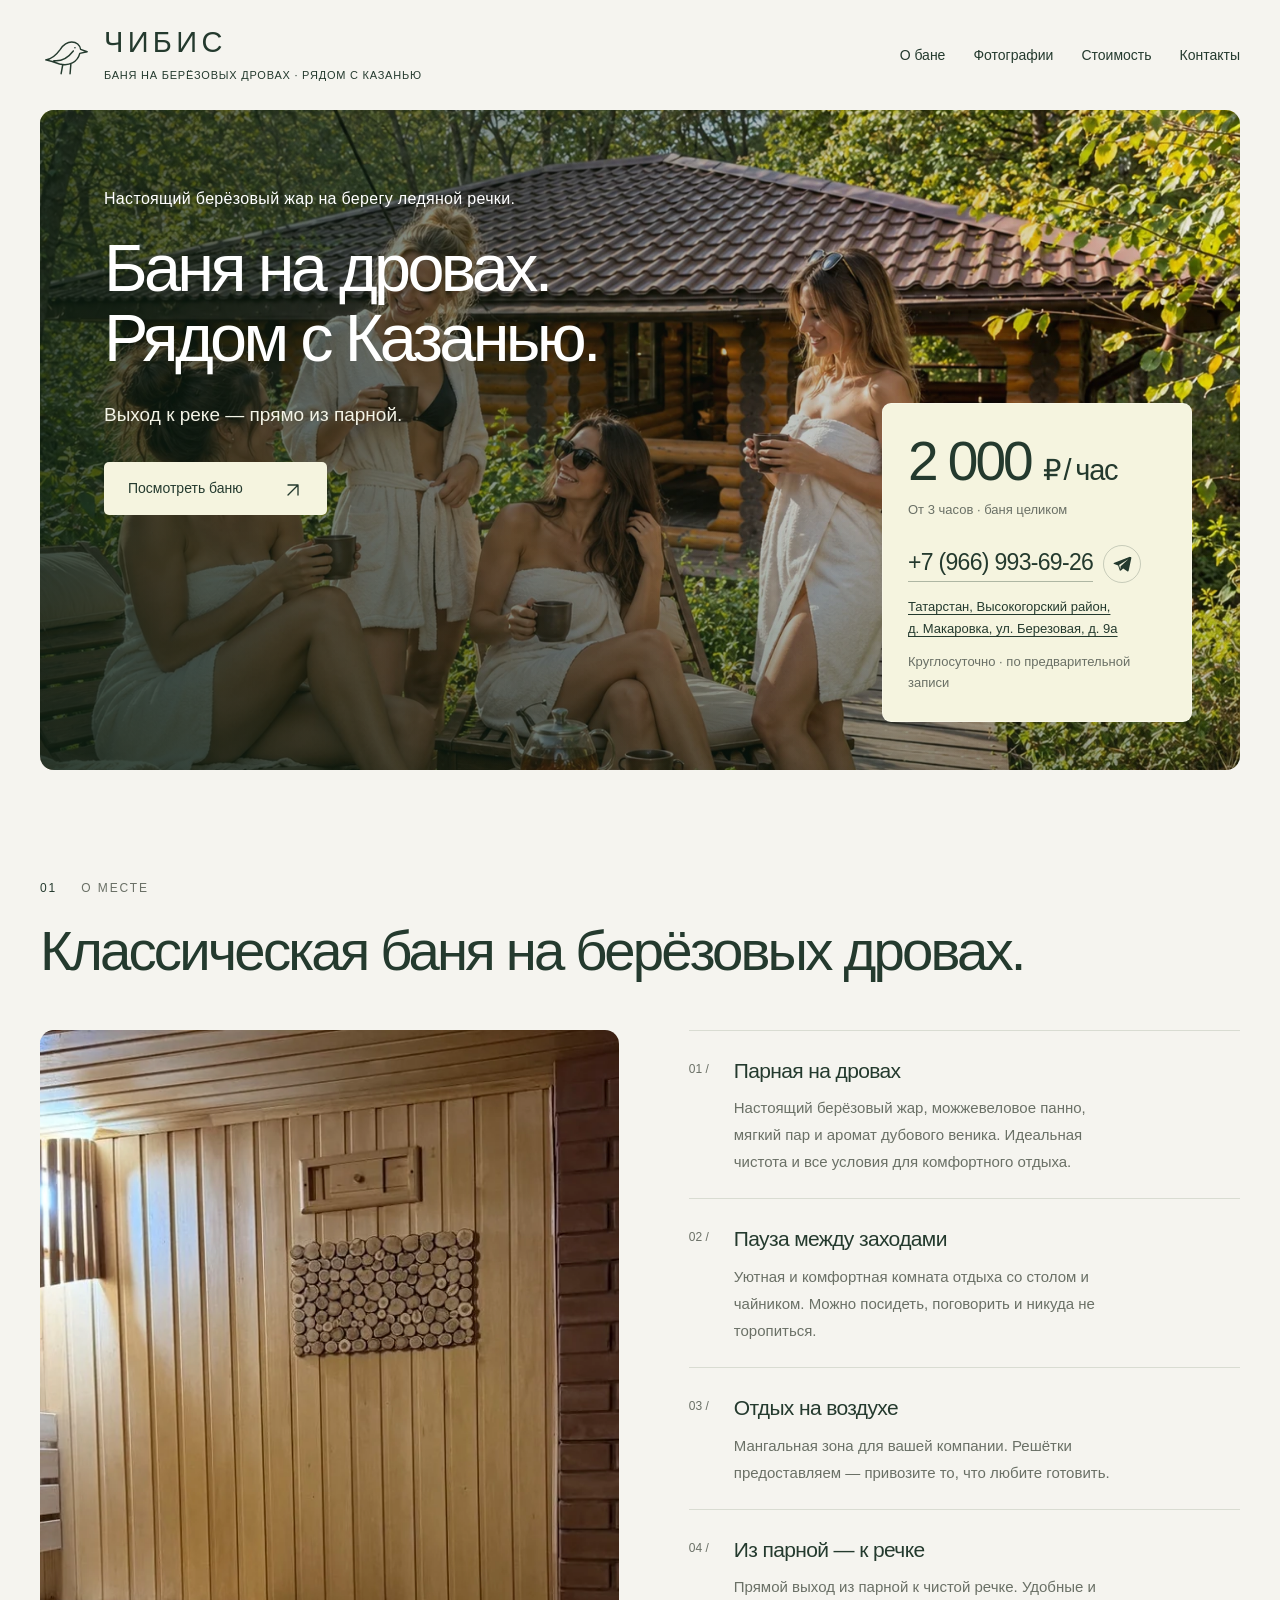
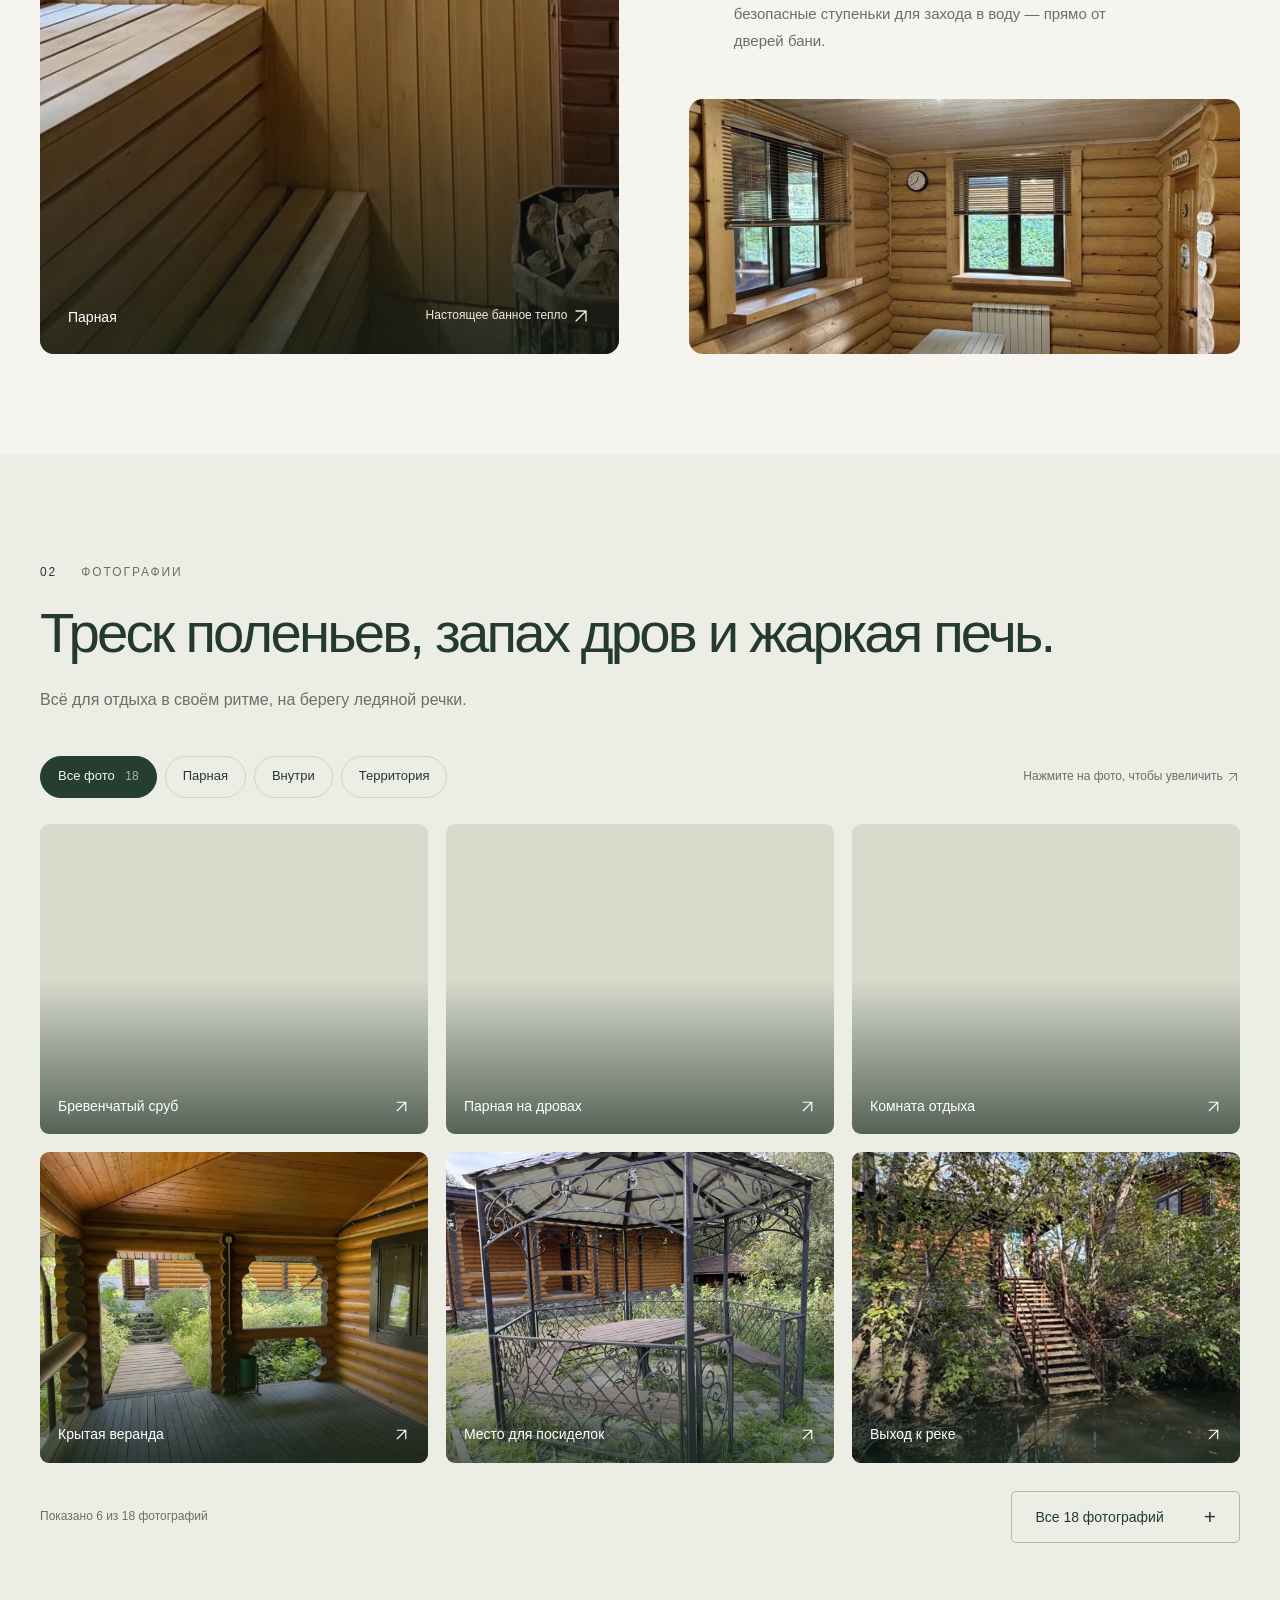
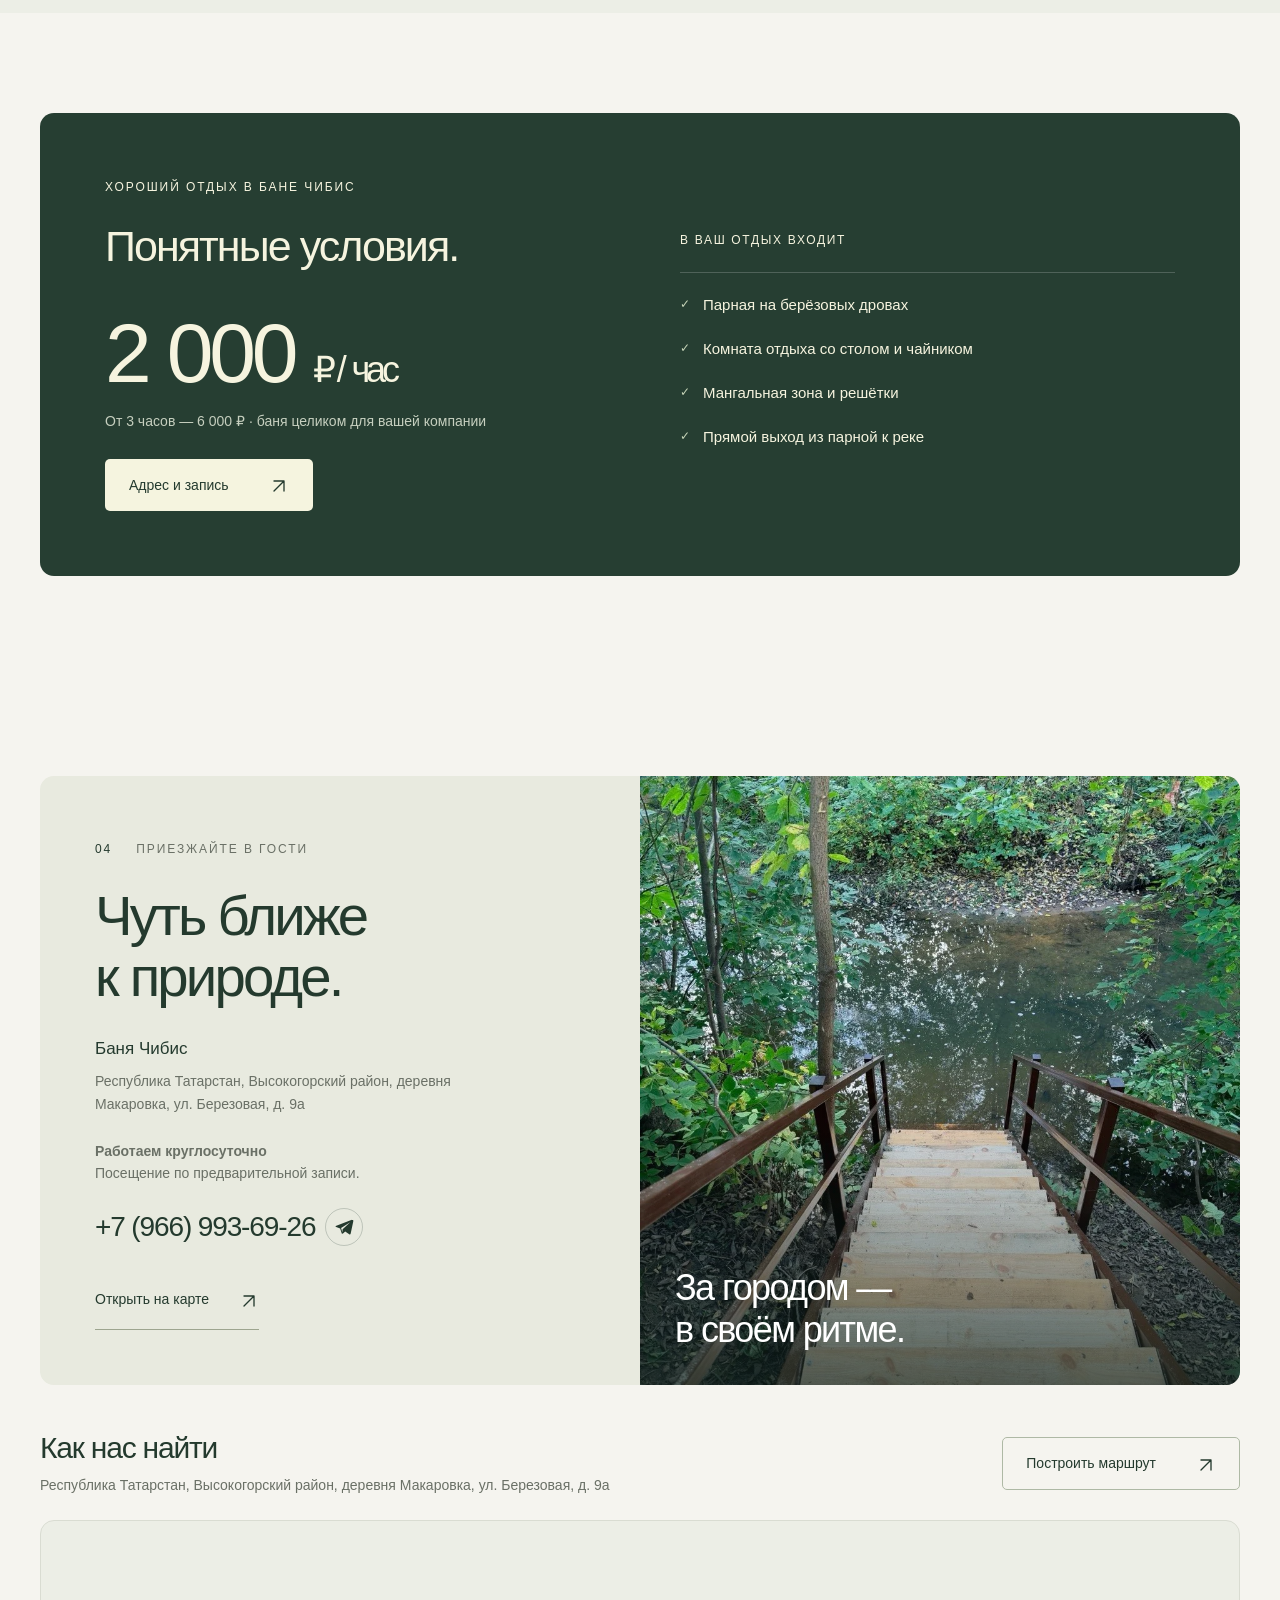
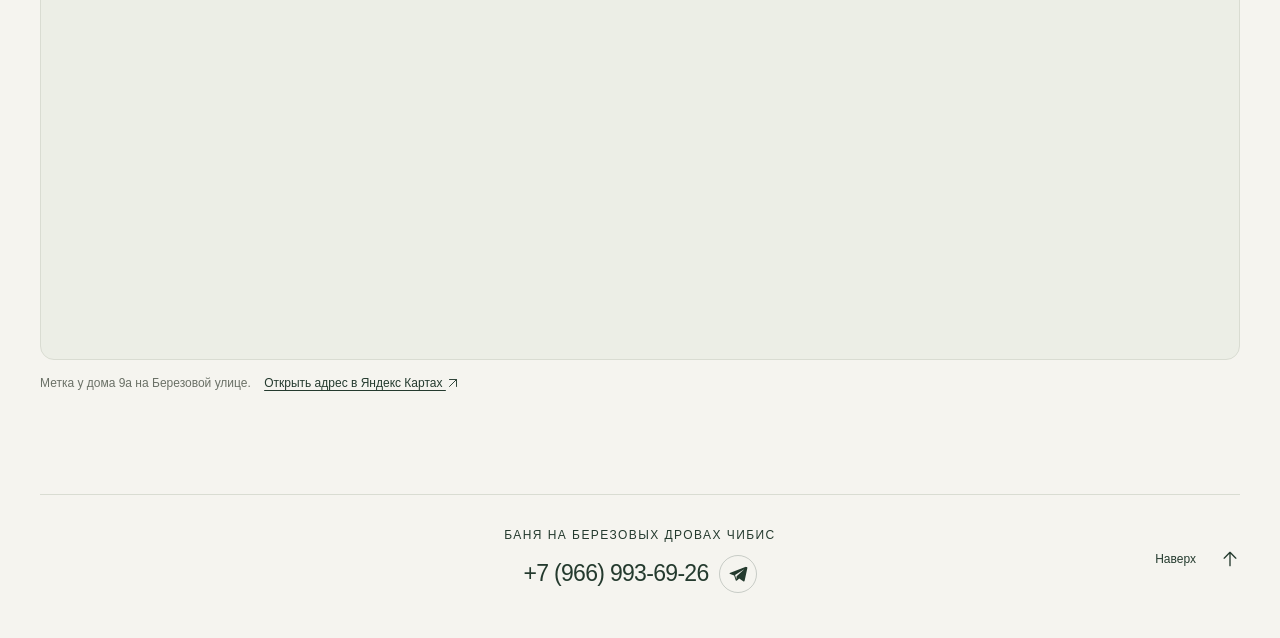
<file: index.html>
<!doctype html>
<html lang="ru" class="no-js">
<head>
  <!-- Yandex.Metrika counter -->
<script type="text/javascript">
    (function(m,e,t,r,i,k,a){
        m[i]=m[i]||function(){(m[i].a=m[i].a||[]).push(arguments)};
        m[i].l=1*new Date();
        for (var j = 0; j < document.scripts.length; j++) {if (document.scripts[j].src === r) { return; }}
        k=e.createElement(t),a=e.getElementsByTagName(t)[0],k.async=1,k.src=r,a.parentNode.insertBefore(k,a)
    })(window, document,'script','https://mc.yandex.ru/metrika/tag.js?id=113839866', 'ym');

    ym(113839866, 'init', {ssr:true, webvisor:true, clickmap:true, ecommerce:"dataLayer", referrer: document.referrer, url: location.href, accurateTrackBounce:true, trackLinks:true});
</script>
<noscript><div><img src="https://mc.yandex.ru/watch/113839866" style="position:absolute; left:-9999px;" alt="" /></div></noscript>
<!-- /Yandex.Metrika counter -->
  <meta charset="utf-8">
  <meta name="viewport" content="width=device-width, initial-scale=1">
  <title>Баня Чибис в Макаровке — баня на дровах рядом с Казанью</title>
  <meta name="description" content="Баня Чибис на берёзовых дровах в Макаровке рядом с Казанью: 2 000 ₽/час. Прямой выход из парной к реке. Круглосуточно, по записи. От 3 часов.">
  <meta name="robots" content="index, follow, max-image-preview:large">
  <meta name="theme-color" content="#f5f4ef">
  <meta property="og:type" content="website">
  <meta property="og:locale" content="ru_RU">
  <meta property="og:site_name" content="Баня Чибис">
  <meta property="og:title" content="Баня Чибис — ближе к природе, подальше от суеты">
  <meta property="og:description" content="Настоящий берёзовый жар на берегу ледяной речки. Выход к реке прямо из парной. 2 000 ₽/час, круглосуточно по записи. От 3 часов.">
  <meta name="twitter:card" content="summary_large_image">
  <!-- SEO-URL-START --><!-- SEO-URL-END -->
  <link rel="icon" href="assets/favicon.svg" type="image/svg+xml">
  <link rel="stylesheet" href="assets/style.css">
  <link rel="preload" as="image" href="assets/photos/07.webp" fetchpriority="high">
  <script src="assets/app.js" defer></script>
  <!-- SCHEMA-START -->
  <script type="application/ld+json">[{"@context": "https://schema.org", "@type": "LocalBusiness", "name": "Баня Чибис", "description": "Баня на берёзовых дровах в Макаровке рядом с Казанью. Прямой выход из парной к реке. 2 000 ₽ в час, от 3 часов.", "address": {"@type": "PostalAddress", "addressCountry": "RU", "addressRegion": "Республика Татарстан", "addressLocality": "деревня Макаровка, Семиозерское сельское поселение, Высокогорский район", "streetAddress": "Республика Татарстан, Высокогорский район, деревня Макаровка, ул. Березовая, д. 9а"}, "priceRange": "2 000 ₽/час, от 3 часов", "openingHoursSpecification": {"@type": "OpeningHoursSpecification", "dayOfWeek": ["Monday", "Tuesday", "Wednesday", "Thursday", "Friday", "Saturday", "Sunday"], "opens": "00:00", "closes": "23:59"}, "makesOffer": {"@type": "Offer", "price": "6000", "priceCurrency": "RUB", "itemOffered": {"@type": "Service", "name": "Аренда бани целиком на 3 часа", "description": "Парная, комната отдыха, мангальная зона и прямой выход к реке. 2 000 ₽ в час, минимум 3 часа."}}, "telephone": "+79669936926", "hasMap": "https://yandex.ru/maps/11119/republic-of-tatarstan/house/beryozovaya_ulitsa_9a/YEAYdwRoSEwBQFtvfXVweH9jYg==/", "geo": {"@type": "GeoCoordinates", "latitude": 55.919306, "longitude": 49.138196}}]</script>
  <!-- SCHEMA-END -->
</head>
<body>
  <a class="skip-link" href="#main">Перейти к содержимому</a>
  <header class="header wrap">
    <a class="brand" href="#" aria-label="Баня Чибис — главная">
      <svg class="brand-bird" viewBox="0 0 64 64" aria-hidden="true"><path d="M7 38c8-1 13-6 18-13 4-6 8-9 14-9 6 0 10 4 11 9l8 3-9 2c-3 11-13 16-25 13l-9-3-8-2Zm10 1c8 1 17-3 24-12M28 44l-2 11m12-12-1 12"/><circle cx="43" cy="23" r="1" fill="currentColor" stroke="none"/></svg>
      <span><span class="brand-name">ЧИБИС</span><span class="brand-caption">БАНЯ НА БЕРЁЗОВЫХ ДРОВАХ · РЯДОМ С КАЗАНЬЮ</span></span>
    </a>
    <nav class="nav" id="navigation" aria-label="Основная навигация">
      <a href="#about">О бане</a><a href="#gallery">Фотографии</a><a href="#price">Стоимость</a><a href="#contacts">Контакты</a>
    </nav>
    <!-- HEADER-CONTACT-START --><!-- HEADER-CONTACT-END -->
    <button class="menu-toggle" type="button" aria-label="Открыть меню" aria-controls="navigation" aria-expanded="false"><span></span><span></span></button>
  </header>

  <main id="main">
    <section class="hero wrap" aria-labelledby="hero-title">
      <div class="hero-frame">
        <img class="hero-image" src="assets/photos/07.webp" width="1280" height="960" alt="Бревенчатая баня Чибис среди деревьев в Макаровке" fetchpriority="high">
        <div class="hero-shade"></div>
        <div class="hero-content">
          <p class="eyebrow">Настоящий берёзовый жар на берегу ледяной речки.</p>
          <h1 id="hero-title"><span>Баня на дровах.</span> <span>Рядом с Казанью.</span></h1>
          <p class="hero-description">Выход к реке — прямо из парной.</p>
          <div class="hero-booking"><p class="hero-rate"><strong>2 000 <span>₽<span class="rate-slash">/</span>час</span></strong><small>От 3 часов · баня целиком</small></p><!-- HERO-CONTACT-START --><div class="phone-row hero-phone-row"><a class="hero-phone" href="tel:+79669936926">+7 (966) 993-69-26</a><a class="telegram-link" href="https://t.me/+79669936926" target="_blank" rel="noopener noreferrer" aria-label="Написать в Telegram на +7 (966) 993-69-26" title="Написать в Telegram"><svg viewBox="0 0 24 24" fill="currentColor" aria-hidden="true" focusable="false"><path d="M20.6 4.1 3.7 10.6c-1.2.5-1.2 1.2-.2 1.5l4.3 1.4 1.6 5c.2.6.1.8.8.8.5 0 .7-.2 1-.5l2.1-2 4.4 3.2c.8.5 1.4.2 1.6-.8l2.8-13.3c.3-1.2-.4-1.8-1.5-1.3Zm-2.1 3.1-8 7.2-.3 3.4-1.4-4.7 9.1-5.7c.4-.3.8-.1.6-.2Z"/></svg></a></div><a class="hero-address" href="#map-title"><span>Татарстан, Высокогорский район,</span><br><span>д. Макаровка, ул. Березовая, д. 9а</span></a><p class="hero-schedule">Круглосуточно · по предварительной записи</p><!-- HERO-CONTACT-END --></div>
          <a class="button button-cream" href="#gallery">Посмотреть баню <span aria-hidden="true"><svg class="icon icon-arrow" viewBox="0 0 24 24" fill="none" stroke="currentColor" stroke-width="1.6" stroke-linecap="round" stroke-linejoin="round" aria-hidden="true" focusable="false"><path d="M6 18 18 6M6 6h12v12"/></svg></span></a>
        </div>
      </div>
    </section>

    <section class="section wrap" id="about" aria-labelledby="about-title">
      <div class="section-heading">
        <p class="eyebrow section-label"><span>01</span> О МЕСТЕ</p>
        <div><h2 id="about-title">Классическая баня на берёзовых дровах.</h2></div>
      </div>
      <div class="about-grid">
        <figure class="steam-photo"><img src="assets/photos/03.webp" width="1280" height="960" loading="lazy" decoding="async" alt="Деревянные полки и дровяная печь в парной бани Чибис"><figcaption><span>Парная</span><span>Настоящее банное тепло <svg class="icon icon-arrow" viewBox="0 0 24 24" fill="none" stroke="currentColor" stroke-width="1.6" stroke-linecap="round" stroke-linejoin="round" aria-hidden="true" focusable="false"><path d="M6 18 18 6M6 6h12v12"/></svg></span></figcaption></figure>
        <div class="about-details">
          <div class="feature"><span class="feature-number">01 /</span><div><h3>Парная на дровах</h3><p>Настоящий берёзовый жар, можжевеловое панно, мягкий пар и аромат дубового веника. Идеальная чистота и все условия для комфортного отдыха.</p></div></div>
          <div class="feature"><span class="feature-number">02 /</span><div><h3>Пауза между заходами</h3><p>Уютная и комфортная комната отдыха со столом и чайником. Можно посидеть, поговорить и никуда не торопиться.</p></div></div>
          <div class="feature"><span class="feature-number">03 /</span><div><h3>Отдых на воздухе</h3><p>Мангальная зона для вашей компании. Решётки предоставляем — привозите то, что любите готовить.</p></div></div>
          <div class="feature"><span class="feature-number">04 /</span><div><h3>Из парной — к речке</h3><p>Прямой выход из парной к чистой речке. Удобные и безопасные ступеньки для захода в воду — прямо от дверей бани.</p></div></div>
          <img class="rest-photo" src="assets/photos/09.webp" width="1280" height="960" loading="lazy" decoding="async" alt="Комната отдыха в срубе: деревянный стол и скамейки у окон">
        </div>
      </div>
    </section>

    <section class="gallery-section section" id="gallery" aria-labelledby="gallery-title">
      <div class="wrap">
        <div class="gallery-heading"><div><p class="eyebrow section-label"><span>02</span> ФОТОГРАФИИ</p><h2 id="gallery-title">Треск поленьев, запах дров и жаркая печь.</h2><p class="heading-description gallery-description">Всё для отдыха в своём ритме, на берегу ледяной речки.</p></div></div>
        <div class="gallery-toolbar"><div class="filters" role="group" aria-label="Фильтр фотографий"><button type="button" class="filter active" data-filter="all" aria-pressed="true">Все фото <span>18</span></button><button type="button" class="filter" data-filter="steam" aria-pressed="false">Парная</button><button type="button" class="filter" data-filter="inside" aria-pressed="false">Внутри</button><button type="button" class="filter" data-filter="outside" aria-pressed="false">Территория</button></div><span class="gallery-hint">Нажмите на фото, чтобы увеличить <svg class="icon icon-arrow" viewBox="0 0 24 24" fill="none" stroke="currentColor" stroke-width="1.6" stroke-linecap="round" stroke-linejoin="round" aria-hidden="true" focusable="false"><path d="M6 18 18 6M6 6h12v12"/></svg></span></div>
        <div class="photo-grid" id="photo-grid">
          <!-- GALLERY-START -->
<a class="photo" href="assets/photos/07.webp" data-category="outside" data-caption="Бревенчатый сруб" aria-label="Увеличить фото: Бревенчатый сруб"><img src="assets/photos/07-small.webp" srcset="assets/photos/07-small.webp 640w, assets/photos/07.webp 1280w" sizes="(max-width:560px) 46vw, (max-width:800px) 47vw, 31vw" width="1280" height="960" loading="lazy" decoding="async" alt="Баня Чибис: деревянный сруб с крытой верандой среди деревьев"><span class="photo-caption">Бревенчатый сруб<span aria-hidden="true"><svg class="icon icon-arrow" viewBox="0 0 24 24" fill="none" stroke="currentColor" stroke-width="1.6" stroke-linecap="round" stroke-linejoin="round" aria-hidden="true" focusable="false"><path d="M6 18 18 6M6 6h12v12"/></svg></span></span></a>
<a class="photo" href="assets/photos/03.webp" data-category="steam" data-caption="Парная на дровах" aria-label="Увеличить фото: Парная на дровах"><img src="assets/photos/03-small.webp" srcset="assets/photos/03-small.webp 640w, assets/photos/03.webp 1280w" sizes="(max-width:560px) 46vw, (max-width:800px) 47vw, 31vw" width="1280" height="960" loading="lazy" decoding="async" alt="Деревянные полки и дровяная печь в парной бани Чибис"><span class="photo-caption">Парная на дровах<span aria-hidden="true"><svg class="icon icon-arrow" viewBox="0 0 24 24" fill="none" stroke="currentColor" stroke-width="1.6" stroke-linecap="round" stroke-linejoin="round" aria-hidden="true" focusable="false"><path d="M6 18 18 6M6 6h12v12"/></svg></span></span></a>
<a class="photo" href="assets/photos/09.webp" data-category="inside" data-caption="Комната отдыха" aria-label="Увеличить фото: Комната отдыха"><img src="assets/photos/09-small.webp" srcset="assets/photos/09-small.webp 640w, assets/photos/09.webp 1280w" sizes="(max-width:560px) 46vw, (max-width:800px) 47vw, 31vw" width="1280" height="960" loading="lazy" decoding="async" alt="Комната отдыха со столом и скамейками в бревенчатом срубе"><span class="photo-caption">Комната отдыха<span aria-hidden="true"><svg class="icon icon-arrow" viewBox="0 0 24 24" fill="none" stroke="currentColor" stroke-width="1.6" stroke-linecap="round" stroke-linejoin="round" aria-hidden="true" focusable="false"><path d="M6 18 18 6M6 6h12v12"/></svg></span></span></a>
<a class="photo" href="assets/photos/08.webp" data-category="outside" data-caption="Крытая веранда" aria-label="Увеличить фото: Крытая веранда"><img src="assets/photos/08-small.webp" srcset="assets/photos/08-small.webp 640w, assets/photos/08.webp 1280w" sizes="(max-width:560px) 46vw, (max-width:800px) 47vw, 31vw" width="1280" height="960" loading="lazy" decoding="async" alt="Крытая веранда бани Чибис и деревянная дорожка"><span class="photo-caption">Крытая веранда<span aria-hidden="true"><svg class="icon icon-arrow" viewBox="0 0 24 24" fill="none" stroke="currentColor" stroke-width="1.6" stroke-linecap="round" stroke-linejoin="round" aria-hidden="true" focusable="false"><path d="M6 18 18 6M6 6h12v12"/></svg></span></span></a>
<a class="photo" href="assets/photos/01.webp" data-category="outside" data-caption="Место для посиделок" aria-label="Увеличить фото: Место для посиделок"><img src="assets/photos/01-small.webp" srcset="assets/photos/01-small.webp 640w, assets/photos/01.webp 1280w" sizes="(max-width:560px) 46vw, (max-width:800px) 47vw, 31vw" width="1280" height="960" loading="lazy" decoding="async" alt="Беседка со столом и скамейками на территории бани"><span class="photo-caption">Место для посиделок<span aria-hidden="true"><svg class="icon icon-arrow" viewBox="0 0 24 24" fill="none" stroke="currentColor" stroke-width="1.6" stroke-linecap="round" stroke-linejoin="round" aria-hidden="true" focusable="false"><path d="M6 18 18 6M6 6h12v12"/></svg></span></span></a>
<a class="photo" href="assets/photos/16.webp" data-category="outside" data-caption="Выход к реке" aria-label="Увеличить фото: Выход к реке"><img src="assets/photos/16-small.webp" srcset="assets/photos/16-small.webp 480w, assets/photos/16.webp 960w" sizes="(max-width:560px) 46vw, (max-width:800px) 47vw, 31vw" width="960" height="1280" loading="lazy" decoding="async" alt="Речка и спуск к воде на территории бани Чибис"><span class="photo-caption">Выход к реке<span aria-hidden="true"><svg class="icon icon-arrow" viewBox="0 0 24 24" fill="none" stroke="currentColor" stroke-width="1.6" stroke-linecap="round" stroke-linejoin="round" aria-hidden="true" focusable="false"><path d="M6 18 18 6M6 6h12v12"/></svg></span></span></a>
<a class="photo photo-extra" href="assets/photos/02.webp" data-category="steam" data-caption="Тепло парной" aria-label="Увеличить фото: Тепло парной"><img src="assets/photos/02-small.webp" srcset="assets/photos/02-small.webp 640w, assets/photos/02.webp 1280w" sizes="(max-width:560px) 46vw, (max-width:800px) 47vw, 31vw" width="1280" height="960" loading="lazy" decoding="async" alt="Парная с деревянными полками и дверью"><span class="photo-caption">Тепло парной<span aria-hidden="true"><svg class="icon icon-arrow" viewBox="0 0 24 24" fill="none" stroke="currentColor" stroke-width="1.6" stroke-linecap="round" stroke-linejoin="round" aria-hidden="true" focusable="false"><path d="M6 18 18 6M6 6h12v12"/></svg></span></span></a>
<a class="photo photo-extra" href="assets/photos/04.webp" data-category="outside" data-caption="Мангальная зона" aria-label="Увеличить фото: Мангальная зона"><img src="assets/photos/04-small.webp" srcset="assets/photos/04-small.webp 640w, assets/photos/04.webp 1280w" sizes="(max-width:560px) 46vw, (max-width:800px) 47vw, 31vw" width="1280" height="960" loading="lazy" decoding="async" alt="Мангал и беседка рядом с деревянной баней"><span class="photo-caption">Мангальная зона<span aria-hidden="true"><svg class="icon icon-arrow" viewBox="0 0 24 24" fill="none" stroke="currentColor" stroke-width="1.6" stroke-linecap="round" stroke-linejoin="round" aria-hidden="true" focusable="false"><path d="M6 18 18 6M6 6h12v12"/></svg></span></span></a>
<a class="photo photo-extra" href="assets/photos/05.webp" data-category="inside" data-caption="Банные принадлежности" aria-label="Увеличить фото: Банные принадлежности"><img src="assets/photos/05-small.webp" srcset="assets/photos/05-small.webp 640w, assets/photos/05.webp 1280w" sizes="(max-width:560px) 46vw, (max-width:800px) 47vw, 31vw" width="1280" height="960" loading="lazy" decoding="async" alt="Полка с банными принадлежностями в помещении бани"><span class="photo-caption">Банные принадлежности<span aria-hidden="true"><svg class="icon icon-arrow" viewBox="0 0 24 24" fill="none" stroke="currentColor" stroke-width="1.6" stroke-linecap="round" stroke-linejoin="round" aria-hidden="true" focusable="false"><path d="M6 18 18 6M6 6h12v12"/></svg></span></span></a>
<a class="photo photo-extra" href="assets/photos/06.webp" data-category="steam" data-caption="Печь и камни" aria-label="Увеличить фото: Печь и камни"><img src="assets/photos/06-small.webp" srcset="assets/photos/06-small.webp 640w, assets/photos/06.webp 1280w" sizes="(max-width:560px) 46vw, (max-width:800px) 47vw, 31vw" width="1280" height="960" loading="lazy" decoding="async" alt="Дровяная печь с камнями и деревянные полки парной"><span class="photo-caption">Печь и камни<span aria-hidden="true"><svg class="icon icon-arrow" viewBox="0 0 24 24" fill="none" stroke="currentColor" stroke-width="1.6" stroke-linecap="round" stroke-linejoin="round" aria-hidden="true" focusable="false"><path d="M6 18 18 6M6 6h12v12"/></svg></span></span></a>
<a class="photo photo-extra" href="assets/photos/10.webp" data-category="inside" data-caption="Санузел" aria-label="Увеличить фото: Санузел"><img src="assets/photos/10-small.webp" srcset="assets/photos/10-small.webp 640w, assets/photos/10.webp 1280w" sizes="(max-width:560px) 46vw, (max-width:800px) 47vw, 31vw" width="1280" height="960" loading="lazy" decoding="async" alt="Санузел с раковиной внутри бревенчатой бани"><span class="photo-caption">Санузел<span aria-hidden="true"><svg class="icon icon-arrow" viewBox="0 0 24 24" fill="none" stroke="currentColor" stroke-width="1.6" stroke-linecap="round" stroke-linejoin="round" aria-hidden="true" focusable="false"><path d="M6 18 18 6M6 6h12v12"/></svg></span></span></a>
<a class="photo photo-extra" href="assets/photos/11.webp" data-category="inside" data-caption="Внутри сруба" aria-label="Увеличить фото: Внутри сруба"><img src="assets/photos/11-small.webp" srcset="assets/photos/11-small.webp 640w, assets/photos/11.webp 1280w" sizes="(max-width:560px) 46vw, (max-width:800px) 47vw, 31vw" width="1280" height="960" loading="lazy" decoding="async" alt="Входная зона бани Чибис с деревянными стенами"><span class="photo-caption">Внутри сруба<span aria-hidden="true"><svg class="icon icon-arrow" viewBox="0 0 24 24" fill="none" stroke="currentColor" stroke-width="1.6" stroke-linecap="round" stroke-linejoin="round" aria-hidden="true" focusable="false"><path d="M6 18 18 6M6 6h12v12"/></svg></span></span></a>
<a class="photo photo-extra" href="assets/photos/13.webp" data-category="outside" data-caption="Среди деревьев" aria-label="Увеличить фото: Среди деревьев"><img src="assets/photos/13-small.webp" srcset="assets/photos/13-small.webp 640w, assets/photos/13.webp 1280w" sizes="(max-width:560px) 46vw, (max-width:800px) 47vw, 31vw" width="1280" height="960" loading="lazy" decoding="async" alt="Зелёная территория и деревянные строения бани Чибис"><span class="photo-caption">Среди деревьев<span aria-hidden="true"><svg class="icon icon-arrow" viewBox="0 0 24 24" fill="none" stroke="currentColor" stroke-width="1.6" stroke-linecap="round" stroke-linejoin="round" aria-hidden="true" focusable="false"><path d="M6 18 18 6M6 6h12v12"/></svg></span></span></a>
<a class="photo photo-extra" href="assets/photos/14.webp" data-category="outside" data-caption="Ступеньки к воде" aria-label="Увеличить фото: Ступеньки к воде"><img src="assets/photos/14-small.webp" srcset="assets/photos/14-small.webp 480w, assets/photos/14.webp 960w" sizes="(max-width:560px) 46vw, (max-width:800px) 47vw, 31vw" width="960" height="1280" loading="lazy" decoding="async" alt="Деревянная лестница для спуска к реке от бани Чибис"><span class="photo-caption">Ступеньки к воде<span aria-hidden="true"><svg class="icon icon-arrow" viewBox="0 0 24 24" fill="none" stroke="currentColor" stroke-width="1.6" stroke-linecap="round" stroke-linejoin="round" aria-hidden="true" focusable="false"><path d="M6 18 18 6M6 6h12v12"/></svg></span></span></a>
<a class="photo photo-extra" href="assets/photos/15.jpg" data-category="inside" data-caption="Детали бани" aria-label="Увеличить фото: Детали бани"><img src="assets/photos/15-small.webp" srcset="assets/photos/15-small.webp 640w, assets/photos/15.jpg 1280w" sizes="(max-width:560px) 46vw, (max-width:800px) 47vw, 31vw" width="1280" height="960" loading="lazy" decoding="async" alt="Внутреннее помещение бани и вход в парную"><span class="photo-caption">Детали бани<span aria-hidden="true"><svg class="icon icon-arrow" viewBox="0 0 24 24" fill="none" stroke="currentColor" stroke-width="1.6" stroke-linecap="round" stroke-linejoin="round" aria-hidden="true" focusable="false"><path d="M6 18 18 6M6 6h12v12"/></svg></span></span></a>
<a class="photo photo-extra" href="assets/photos/17.webp" data-category="outside" data-caption="Берёзовые дрова" aria-label="Увеличить фото: Берёзовые дрова"><img src="assets/photos/17-small.webp" srcset="assets/photos/17-small.webp 640w, assets/photos/17.webp 867w" sizes="(max-width:560px) 46vw, (max-width:800px) 47vw, 31vw" width="867" height="650" loading="lazy" decoding="async" alt="Дрова у деревянного сруба бани Чибис зимой"><span class="photo-caption">Берёзовые дрова<span aria-hidden="true"><svg class="icon icon-arrow" viewBox="0 0 24 24" fill="none" stroke="currentColor" stroke-width="1.6" stroke-linecap="round" stroke-linejoin="round" aria-hidden="true" focusable="false"><path d="M6 18 18 6M6 6h12v12"/></svg></span></span></a>
<a class="photo photo-extra" href="assets/photos/19.webp" data-category="outside" data-caption="Запас дров" aria-label="Увеличить фото: Запас дров"><img src="assets/photos/19-small.webp" srcset="assets/photos/19-small.webp 640w, assets/photos/19.webp 755w" sizes="(max-width:560px) 46vw, (max-width:800px) 47vw, 31vw" width="755" height="566" loading="lazy" decoding="async" alt="Аккуратно сложенная поленница у сруба бани Чибис"><span class="photo-caption">Запас дров<span aria-hidden="true"><svg class="icon icon-arrow" viewBox="0 0 24 24" fill="none" stroke="currentColor" stroke-width="1.6" stroke-linecap="round" stroke-linejoin="round" aria-hidden="true" focusable="false"><path d="M6 18 18 6M6 6h12v12"/></svg></span></span></a>
<a class="photo photo-extra" href="assets/photos/20.webp" data-category="outside" data-caption="Баня среди зелени" aria-label="Увеличить фото: Баня среди зелени"><img src="assets/photos/20-small.webp" srcset="assets/photos/20-small.webp 640w, assets/photos/20.webp 1280w" sizes="(max-width:560px) 46vw, (max-width:800px) 47vw, 31vw" width="1280" height="960" loading="lazy" decoding="async" alt="Бревенчатая баня Чибис с верандой среди зелёных деревьев"><span class="photo-caption">Баня среди зелени<span aria-hidden="true"><svg class="icon icon-arrow" viewBox="0 0 24 24" fill="none" stroke="currentColor" stroke-width="1.6" stroke-linecap="round" stroke-linejoin="round" aria-hidden="true" focusable="false"><path d="M6 18 18 6M6 6h12v12"/></svg></span></span></a>
<!-- GALLERY-END -->
        </div>
        <div class="gallery-bottom"><p id="gallery-count" aria-live="polite">Показано 6 из 18 фотографий</p><button class="button button-outline" id="show-photos" type="button" aria-expanded="false" aria-controls="photo-grid">Все 18 фотографий <span aria-hidden="true">+</span></button></div>
      </div>
    </section>

    <section class="section wrap" id="price" aria-labelledby="price-title">
      <div class="price-panel">
        <div class="price-main"><p class="eyebrow">ХОРОШИЙ ОТДЫХ В БАНЕ ЧИБИС</p><h2 id="price-title">Понятные условия.</h2><div class="price-value">2 000 <span>₽<span class="rate-slash">/</span>час</span></div><p class="price-duration">От 3 часов — 6 000 ₽ · баня целиком для вашей компании</p><a class="button button-cream" href="#contacts">Адрес и запись <span aria-hidden="true"><svg class="icon icon-arrow" viewBox="0 0 24 24" fill="none" stroke="currentColor" stroke-width="1.6" stroke-linecap="round" stroke-linejoin="round" aria-hidden="true" focusable="false"><path d="M6 18 18 6M6 6h12v12"/></svg></span></a></div>
        <div class="price-details"><p class="price-list-heading">В ВАШ ОТДЫХ ВХОДИТ</p><ul class="included"><li>Парная на берёзовых дровах</li><li>Комната отдыха со столом и чайником</li><li>Мангальная зона и решётки</li><li>Прямой выход из парной к реке</li></ul></div>
      </div>
    </section>

    <section class="section wrap" id="contacts" aria-labelledby="contacts-title">
      <div class="contact-panel"><div class="contact-info"><p class="eyebrow section-label"><span>04</span> ПРИЕЗЖАЙТЕ В ГОСТИ</p><h2 id="contacts-title">Чуть ближе<br>к природе.</h2><p class="contact-lead">Баня Чибис</p><p class="contact-address"><!-- ADDRESS-START -->Республика Татарстан, Высокогорский район, деревня Макаровка, ул. Березовая, д. 9а<!-- ADDRESS-END --></p><p class="contact-note"><strong>Работаем круглосуточно</strong><br>Посещение по предварительной записи.</p><!-- CONTACT-START --><div class="phone-row contact-phone-row"><a class="contact-phone" href="tel:+79669936926">+7 (966) 993-69-26</a><a class="telegram-link" href="https://t.me/+79669936926" target="_blank" rel="noopener noreferrer" aria-label="Написать в Telegram на +7 (966) 993-69-26" title="Написать в Telegram"><svg viewBox="0 0 24 24" fill="currentColor" aria-hidden="true" focusable="false"><path d="M20.6 4.1 3.7 10.6c-1.2.5-1.2 1.2-.2 1.5l4.3 1.4 1.6 5c.2.6.1.8.8.8.5 0 .7-.2 1-.5l2.1-2 4.4 3.2c.8.5 1.4.2 1.6-.8l2.8-13.3c.3-1.2-.4-1.8-1.5-1.3Zm-2.1 3.1-8 7.2-.3 3.4-1.4-4.7 9.1-5.7c.4-.3.8-.1.6-.2Z"/></svg></a></div><!-- CONTACT-END --><a class="map-link" href="https://yandex.ru/maps/11119/republic-of-tatarstan/house/beryozovaya_ulitsa_9a/YEAYdwRoSEwBQFtvfXVweH9jYg==/" target="_blank" rel="noopener noreferrer">Открыть на карте <span aria-hidden="true"><svg class="icon icon-arrow" viewBox="0 0 24 24" fill="none" stroke="currentColor" stroke-width="1.6" stroke-linecap="round" stroke-linejoin="round" aria-hidden="true" focusable="false"><path d="M6 18 18 6M6 6h12v12"/></svg></span></a></div><div class="contact-photo"><img src="assets/photos/14.webp" width="960" height="1280" alt="Деревянная лестница среди деревьев на территории бани Чибис" loading="lazy" decoding="async"><span>За городом —<br>в своём ритме.</span></div></div>
      <!-- MAP-START --><div class="map-section" aria-labelledby="map-title">
        <div class="map-heading"><div><h3 id="map-title">Как нас найти</h3><p>Республика Татарстан, Высокогорский район, деревня Макаровка, ул. Березовая, д. 9а</p></div><a class="button button-outline" href="https://yandex.ru/maps/?rtext=~55.919306%2C49.138196&amp;rtt=auto" target="_blank" rel="noopener noreferrer">Построить маршрут <span aria-hidden="true"><svg class="icon icon-arrow" viewBox="0 0 24 24" fill="none" stroke="currentColor" stroke-width="1.6" stroke-linecap="round" stroke-linejoin="round" aria-hidden="true" focusable="false"><path d="M6 18 18 6M6 6h12v12"/></svg></span></a></div>
        <div class="map-frame"><iframe src="https://yandex.ru/map-widget/v1/?ll=49.138196%2C55.919306&amp;z=17&amp;pt=49.138196%2C55.919306%2Cpm2gnm&amp;lang=ru_RU" title="Яндекс Карта — Баня Чибис, деревня Макаровка, Березовая улица, 9а" width="1200" height="440" loading="lazy" allowfullscreen referrerpolicy="no-referrer-when-downgrade"></iframe></div>
        <p class="map-caption">Метка у дома 9а на Березовой улице. <a href="https://yandex.ru/maps/11119/republic-of-tatarstan/house/beryozovaya_ulitsa_9a/YEAYdwRoSEwBQFtvfXVweH9jYg==/" target="_blank" rel="noopener noreferrer">Открыть адрес в Яндекс Картах <svg class="icon icon-arrow" viewBox="0 0 24 24" fill="none" stroke="currentColor" stroke-width="1.6" stroke-linecap="round" stroke-linejoin="round" aria-hidden="true" focusable="false"><path d="M6 18 18 6M6 6h12v12"/></svg></a></p>
      </div><!-- MAP-END -->
    </section>
  </main>

  <footer class="footer wrap"><div class="footer-contact"><p>БАНЯ НА БЕРЕЗОВЫХ ДРОВАХ ЧИБИС</p><!-- FOOTER-CONTACT-START --><div class="phone-row footer-phone-row"><a class="footer-phone" href="tel:+79669936926">+7 (966) 993-69-26</a><a class="telegram-link" href="https://t.me/+79669936926" target="_blank" rel="noopener noreferrer" aria-label="Написать в Telegram на +7 (966) 993-69-26" title="Написать в Telegram"><svg viewBox="0 0 24 24" fill="currentColor" aria-hidden="true" focusable="false"><path d="M20.6 4.1 3.7 10.6c-1.2.5-1.2 1.2-.2 1.5l4.3 1.4 1.6 5c.2.6.1.8.8.8.5 0 .7-.2 1-.5l2.1-2 4.4 3.2c.8.5 1.4.2 1.6-.8l2.8-13.3c.3-1.2-.4-1.8-1.5-1.3Zm-2.1 3.1-8 7.2-.3 3.4-1.4-4.7 9.1-5.7c.4-.3.8-.1.6-.2Z"/></svg></a></div><!-- FOOTER-CONTACT-END --></div><a class="back-to-top" href="#main">Наверх <span aria-hidden="true"><svg class="icon icon-arrow" viewBox="0 0 24 24" fill="none" stroke="currentColor" stroke-width="1.6" stroke-linecap="round" stroke-linejoin="round" aria-hidden="true" focusable="false"><path d="M12 20V4M5 11l7-7 7 7"/></svg></span></a></footer>

  <dialog class="lightbox" id="lightbox" aria-label="Просмотр фотографий бани" aria-modal="true"><div class="lightbox-top"><span id="lightbox-count" aria-live="polite"></span><button class="lightbox-close" type="button" aria-label="Закрыть просмотр">✕</button></div><button class="lightbox-prev" type="button" aria-label="Предыдущая фотография"><svg class="icon icon-arrow" viewBox="0 0 24 24" fill="none" stroke="currentColor" stroke-width="1.6" stroke-linecap="round" stroke-linejoin="round" aria-hidden="true" focusable="false"><path d="M20 12H4m7-7-7 7 7 7"/></svg></button><figure><img id="lightbox-image" alt=""><figcaption id="lightbox-caption"></figcaption></figure><button class="lightbox-next" type="button" aria-label="Следующая фотография"><svg class="icon icon-arrow" viewBox="0 0 24 24" fill="none" stroke="currentColor" stroke-width="1.6" stroke-linecap="round" stroke-linejoin="round" aria-hidden="true" focusable="false"><path d="M4 12h16m-7-7 7 7-7 7"/></svg></button><p class="lightbox-help">← → для переключения · Esc, чтобы закрыть</p></dialog>
</body>
</html>
</file>
<file: assets/style.css>
:root{--paper:#f5f4ef;--ink:#243a2e;--muted:#6a7066;--line:#d9dcd2;--green:#263e32;--soft:#eceee6;--cream:#f5f4df;--radius:14px;color-scheme:light}*{box-sizing:border-box}html{scroll-behavior:smooth;scroll-padding-top:30px}body{margin:0;background:var(--paper);color:var(--ink);font:16px/1.6 Arial,Helvetica,sans-serif;-webkit-font-smoothing:antialiased}body.modal-open{overflow:hidden}a{color:inherit;text-decoration:none}button{font:inherit;color:inherit;cursor:pointer}button,a{-webkit-tap-highlight-color:transparent}button{touch-action:manipulation}img{max-width:100%;display:block;object-fit:cover}p,h1,h2,h3,figure{margin:0}button:focus-visible,a:focus-visible,summary:focus-visible{outline:3px solid #b68e47;outline-offset:5px}::selection{background:#d0d9c7}.wrap{width:min(1320px,calc(100% - 80px));margin-inline:auto}.sr-only{position:absolute;width:1px;height:1px;padding:0;margin:-1px;overflow:hidden;clip:rect(0,0,0,0);white-space:nowrap;border:0}.skip-link{position:fixed;top:8px;left:8px;transform:translateY(-160%);z-index:100;background:var(--cream);padding:12px 20px}.skip-link:focus{transform:none}.header{height:110px;display:flex;align-items:center;gap:40px}.brand{display:flex;align-items:center;gap:12px;flex-shrink:0}.brand-bird{width:52px;height:58px;fill:none;stroke:var(--ink);stroke-width:1.7;stroke-linecap:round;stroke-linejoin:round}.brand-name{display:block;font-size:29px;letter-spacing:.15em;line-height:1.15;font-weight:500}.brand-caption{display:block;font-size:8px;letter-spacing:.19em;margin-top:7px}.nav{display:flex;gap:28px;margin-left:auto;font-size:13px}.nav a{padding-block:12px}.nav a:hover{color:#7b5e3b}.header-action{display:flex;align-items:center;gap:30px;border-bottom:1px solid var(--ink);padding:12px 0;font-size:13px;margin-left:20px}.header-action span{font-size:20px}.menu-toggle{display:none}.hero-frame{position:relative;isolation:isolate;min-height:640px;border-radius:var(--radius);overflow:hidden;color:#fff}.hero-image,.hero-shade{position:absolute;inset:0;width:100%;height:100%;z-index:-2}.hero-image{object-position:50% 52%}.hero-shade{z-index:-1;background:linear-gradient(90deg,rgba(11,30,18,.77),rgba(11,30,18,.22) 67%,rgba(11,30,18,.05)),linear-gradient(0deg,rgba(11,30,18,.35),transparent 40%)}.location-pill{position:absolute;top:30px;right:30px;display:flex;align-items:center;gap:10px;border:1px solid #ffffff65;background:#23362644;backdrop-filter:blur(8px);border-radius:30px;padding:8px 16px;font-size:12px}.status-dot{width:6px;height:6px;background:#e3edbc;border-radius:50%}.hero-content{padding:76px 64px 80px;max-width:720px}.eyebrow{font-size:10px;letter-spacing:.16em;line-height:1.5;font-weight:500}.hero h1{font-weight:400;font-size:clamp(72px,7.7vw,112px);letter-spacing:-.065em;line-height:.97;margin:30px 0 26px}.hero-description{font-size:15px;color:#f4f4e7;line-height:1.65}.button{min-height:52px;display:inline-flex;align-items:center;justify-content:space-between;gap:40px;padding:14px 23px;border-radius:5px;font-size:13px;font-weight:500;border:1px solid transparent;transition:background .2s,transform .2s}.button:hover{transform:translateY(-2px)}.button span{font-size:21px;line-height:1}.button-cream{background:var(--cream);color:var(--ink)}.button-cream:hover{background:#fffdeb}.hero .button{margin-top:32px}.hero-footnote{position:absolute;right:40px;bottom:39px;display:flex;align-items:center;gap:30px;font-size:11px;line-height:1.65}.circle-arrow{width:43px;height:43px;display:grid;place-items:center;border:1px solid #ffffff80;border-radius:50%;font-size:20px}.facts{display:grid;grid-template-columns:repeat(4,1fr);padding:33px 0;border-bottom:1px solid var(--line)}.facts>div{padding-inline:30px;border-left:1px solid var(--line)}.facts>div:first-child{padding-left:0;border:0}.facts strong{display:block;font-size:22px;font-weight:400;letter-spacing:-.04em;line-height:1.4}.facts span{display:block;font-size:11px;color:var(--muted);margin-top:5px}.section{padding-block:100px}.section-heading{display:grid;grid-template-columns:1fr 2.18fr;gap:40px;margin-bottom:48px}.section-label{display:flex;gap:24px;padding-top:9px;color:var(--muted)}.section-label>span{color:var(--ink)}h2{font-size:clamp(36px,4.4vw,60px);font-weight:400;letter-spacing:-.05em;line-height:1.08}.muted{color:#828b7c}.heading-description{max-width:580px;font-size:14px;color:var(--muted);margin-top:25px;line-height:1.8}.about-grid{display:grid;grid-template-columns:1.05fr 1fr;gap:70px}.steam-photo{position:relative;min-height:660px;border-radius:var(--radius);overflow:hidden}.steam-photo>img{height:100%;width:100%;object-position:50% 50%}.steam-photo:after{content:"";position:absolute;inset:70% 0 0;background:linear-gradient(transparent,#152219a8)}.steam-photo figcaption{position:absolute;bottom:26px;left:28px;right:28px;z-index:1;color:#fff;display:flex;justify-content:space-between;gap:16px;font-size:12px}.steam-photo figcaption span:last-child{font-size:10px;color:#efeadb}.about-details{display:flex;flex-direction:column}.feature{display:flex;gap:25px;padding:23px 0;border-top:1px solid var(--line)}.feature-number{font-size:11px;color:var(--muted);padding-top:6px}.feature h3{font-size:21px;letter-spacing:-.03em;font-weight:400}.feature p{font-size:13px;color:var(--muted);line-height:1.8;max-width:380px;margin-top:7px}.rest-photo{margin-top:22px;width:100%;height:255px;border-radius:var(--radius)}.gallery-section{background:var(--soft);padding-bottom:70px}.gallery-heading{display:flex;justify-content:space-between;align-items:end;gap:30px}.gallery-heading h2{margin-top:22px}.gallery-description{font-size:13px;line-height:1.8;color:var(--muted);padding-bottom:3px}.gallery-toolbar{margin:38px 0 26px;display:flex;align-items:center;justify-content:space-between;gap:18px}.filters{display:flex;gap:8px;flex-wrap:wrap}.filter{background:transparent;border:1px solid #cdd3c7;border-radius:30px;font-size:12px;padding:9px 17px;min-height:42px}.filter span{font-size:10px;margin-left:7px;opacity:.65}.filter.active{background:var(--green);color:#f4f5ea;border-color:var(--green)}.filter:hover:not(.active){background:#dfe4d7}.gallery-hint{font-size:10px;color:var(--muted)}.photo-grid{display:grid;grid-template-columns:repeat(3,1fr);gap:18px}.photo{position:relative;display:block;border-radius:9px;overflow:hidden;background:#d7dbcc;aspect-ratio:1.25;color:#fff}.photo[hidden]{display:none}.photo img{width:100%;height:100%;transition:transform .5s}.photo:hover img{transform:scale(1.04)}.photo:after{content:"";position:absolute;inset:50% 0 0;background:linear-gradient(transparent,#13241aa8);pointer-events:none}.photo-caption{position:absolute;z-index:1;left:18px;right:18px;bottom:16px;display:flex;justify-content:space-between;font-size:12px}.photo-caption>span{font-size:17px}.photo-extra{display:none}.photo-extra.is-visible{display:block}.gallery-bottom{display:flex;align-items:center;justify-content:space-between;margin-top:28px;gap:20px}.gallery-bottom p{font-size:11px;color:var(--muted)}.button-outline{border-color:#aeb9a5;background:transparent}.button-outline:hover{background:#dce3d3}.price-panel{background:var(--green);border-radius:var(--radius);color:#f6f4df;display:grid;grid-template-columns:1fr 1fr;padding:65px;gap:80px}.price-main h2{font-size:43px;letter-spacing:-.045em;margin-top:27px}.price-value{font-size:84px;line-height:1.05;letter-spacing:-.05em;margin-top:40px}.price-value>span{font-size:49px;font-weight:400}.price-duration{font-size:12px;margin:12px 0 27px;color:#c6cfbf}.price-list-heading{font-size:10px;letter-spacing:.14em;padding-bottom:22px;border-bottom:1px solid #ffffff30}.included{list-style:none;margin:10px 0 28px;padding:0}.included li{padding:10px 0;font-size:14px;display:flex;gap:13px;align-items:center}.included li:before{content:"✓";font-size:12px;color:#c7d5b9}.price-notes{padding-top:6px;border-top:1px solid #ffffff30}.price-notes p{margin-top:20px}.price-notes strong{display:block;font-size:13px;font-weight:400}.price-notes span{display:block;font-size:11px;color:#c6cfbf;margin-top:4px}.faq-section{display:grid;grid-template-columns:1fr 1.5fr;gap:95px;padding-top:0}.faq-intro h2{margin-top:28px}.faq-intro>p:last-child{font-size:13px;color:var(--muted);margin-top:26px}.faq-list{border-top:1px solid var(--line)}details{border-bottom:1px solid var(--line)}summary{list-style:none;cursor:pointer;display:flex;gap:25px;align-items:center;justify-content:space-between;padding:23px 0;font-size:15px;line-height:1.5}summary::-webkit-details-marker{display:none}summary>span{font-size:25px;font-weight:300;transition:transform .2s;line-height:1}details[open] summary>span{transform:rotate(45deg)}details>div{font-size:13px;color:var(--muted);padding:0 35px 24px 0;line-height:1.85}.contact-panel{background:#e8eadf;border-radius:var(--radius);display:grid;grid-template-columns:1fr 1fr;overflow:hidden}.contact-info{padding:55px}.contact-info h2{margin-top:28px}.contact-lead{font-size:15px;margin-top:27px}.contact-address{font-size:12px;color:var(--muted);margin-top:8px;max-width:390px}.contact-note{font-size:12px;color:var(--muted);margin-top:25px}.contact-phone{display:block;font-size:28px;letter-spacing:-.04em;margin-top:20px}.contact-phone-note{font-size:11px;color:var(--muted);margin-top:4px}.map-link{font-size:12px;border-bottom:1px solid #9da58f;display:inline-flex;align-items:center;gap:30px;padding:13px 0;margin-top:20px}.map-link span{font-size:21px}.contact-photo{position:relative;min-height:590px}.contact-photo img{width:100%;height:100%;position:absolute;object-position:50% 62%}.contact-photo:after{content:"";position:absolute;inset:50% 0 0;background:linear-gradient(transparent,#10211bb5)}.contact-photo>span{position:absolute;z-index:1;bottom:35px;left:35px;font-size:36px;line-height:1.15;letter-spacing:-.045em;color:#fff}.footer{padding-block:30px 45px;border-top:1px solid var(--line);display:flex;align-items:center;justify-content:space-between;gap:25px}.footer-brand{display:block}.footer-brand .brand-name{font-size:23px}.footer-brand .brand-caption{font-size:7px;letter-spacing:.14em}.footer>p{font-size:10px;color:var(--muted)}.footer>a:last-child{font-size:12px;display:flex;gap:24px}.footer>a:last-child span{font-size:20px}.mobile-bar{display:none}.lightbox{position:fixed;inset:0;max-width:none;max-height:none;width:100%;height:100%;padding:0;border:0;background:#132219f5;color:#fff;margin:0}.lightbox::backdrop{background:#132219}.lightbox[open]{display:grid;place-items:center}.lightbox-top{position:absolute;top:20px;left:30px;right:20px;display:flex;align-items:center;justify-content:space-between;z-index:2;font-size:13px}.lightbox button{display:grid;place-items:center;width:48px;height:48px;border:1px solid #ffffff44;border-radius:50%;background:#182a20cc;color:#fff;font-size:23px}.lightbox button:hover{background:#3c5143}.lightbox figure{max-width:calc(100% - 180px);max-height:calc(100dvh - 150px);display:flex;flex-direction:column;align-items:center;gap:16px;margin:50px 0 45px}.lightbox figure>img{object-fit:contain;max-height:calc(100dvh - 195px);max-width:100%;min-height:0;border-radius:5px}.lightbox figcaption{font-size:13px;color:#e4e7db;flex-shrink:0;text-align:center}.lightbox-prev,.lightbox-next{position:absolute;top:48%;z-index:1}.lightbox-prev{left:20px}.lightbox-next{right:20px}.lightbox-help{position:absolute;bottom:15px;color:#bac6b5;font-size:10px}.no-js .filters,.no-js .gallery-hint,.no-js #show-photos{display:none}.no-js .photo-extra{display:block}.no-js .menu-toggle{display:none}.no-js .gallery-bottom p{display:none}
@media(min-width:1600px){.hero-frame{min-height:710px}.hero-content{padding-top:110px}}
@media(max-width:1150px){.wrap{width:calc(100% - 48px)}.header{height:95px;gap:20px}.nav{gap:18px;font-size:12px}.header-action{gap:15px;margin-left:0;font-size:12px}.brand-name{font-size:25px}.brand-bird{width:44px}.brand-caption{font-size:7px}.hero-frame{min-height:600px}.hero-content{padding:80px 45px}.hero h1{font-size:88px}.hero-footnote{right:30px}.facts>div{padding-inline:22px}.facts strong{font-size:20px}.section{padding-block:80px}.about-grid{gap:40px}.steam-photo{min-height:620px}.price-panel{padding:45px;gap:45px}.price-main h2{font-size:38px}.price-value{font-size:75px}.faq-section{padding-top:0;gap:55px}.contact-info{padding:40px}.contact-photo{min-height:570px}.gallery-hint{display:none}}
@media(max-width:800px){.wrap{width:calc(100% - 36px)}.header{height:86px;position:relative}.brand-bird{width:40px;height:48px}.brand-name{font-size:24px}.header-action{margin-left:auto;gap:12px;font-size:11px}.nav{display:none;position:absolute;top:78px;left:0;right:0;background:var(--paper);z-index:20;border:1px solid var(--line);box-shadow:0 12px 22px #13221915;border-radius:10px;padding:15px 22px}.nav.is-open{display:flex;flex-direction:column;gap:0}.nav a{font-size:15px;padding:12px 0}.menu-toggle{display:flex;flex-direction:column;justify-content:center;gap:6px;width:42px;height:44px;border:0;background:transparent;padding:9px;margin-left:7px}.menu-toggle span{height:1px;background:var(--ink);width:24px;transition:transform .2s}.menu-toggle[aria-expanded="true"] span:first-child{transform:translateY(3.5px) rotate(45deg)}.menu-toggle[aria-expanded="true"] span:last-child{transform:translateY(-3.5px) rotate(-45deg)}.hero-frame{min-height:595px}.hero h1{font-size:82px}.hero-content{padding:95px 30px 65px}.location-pill{top:22px;right:22px;font-size:10px;padding:7px 12px}.hero-footnote{bottom:28px;right:28px}.hero-footnote>span:first-child{display:none}.facts{grid-template-columns:repeat(2,1fr);row-gap:25px;padding-block:27px}.facts>div{padding-left:26px}.facts>div:nth-child(3){padding-left:0;border:0}.section{padding-block:64px}.section-heading{grid-template-columns:1fr;gap:22px;margin-bottom:35px}.section-label{padding-top:0;font-size:9px}.heading-description{max-width:600px}.about-grid{gap:28px}.steam-photo{min-height:640px}.steam-photo figcaption{bottom:20px;left:20px;right:20px;display:block}.steam-photo figcaption span{display:block}.steam-photo figcaption span:last-child{margin-top:3px}.feature{gap:13px;padding:16px 0}.feature h3{font-size:19px}.feature p{font-size:12px}.rest-photo{height:220px;margin-top:15px}.gallery-heading h2{margin-top:20px}.gallery-description{font-size:11px}.photo-grid{grid-template-columns:repeat(2,1fr);gap:14px}.photo-caption{font-size:11px;left:14px;right:14px;bottom:12px}.gallery-toolbar{margin-top:28px}.price-panel{padding:35px;gap:35px;grid-template-columns:1fr 1fr}.price-main h2{font-size:32px}.price-value{font-size:64px}.price-duration{font-size:11px}.price-main>.button{gap:20px;padding-inline:18px}.included li{font-size:12px}.price-notes strong{font-size:12px}.price-notes span{font-size:10px}.faq-section{padding-top:0;gap:35px}.faq-intro h2{font-size:40px}summary{font-size:13px}.contact-panel{grid-template-columns:1.15fr 1fr}.contact-info{padding:32px}.contact-photo{min-height:550px}.contact-photo>span{font-size:29px;left:25px;bottom:30px}.contact-info h2{font-size:41px}.contact-lead{font-size:13px}.contact-address,.contact-note{font-size:11px}.map-link{font-size:11px;gap:12px}.footer{padding-block:24px 35px}.no-js .nav{display:flex;position:static;border:0;box-shadow:none;padding:0;flex-direction:row;flex-wrap:wrap}.no-js .header{height:auto;flex-wrap:wrap;padding-block:20px}.no-js .nav a{font-size:11px}}
@media(max-width:560px){html{scroll-padding-top:16px}.wrap{width:calc(100% - 28px)}.header{height:82px;gap:12px}.brand{gap:8px}.brand-bird{width:34px;height:42px}.brand-name{font-size:22px}.brand-caption{font-size:6px;letter-spacing:.13em;margin-top:5px}.header-action{display:none}.menu-toggle{margin-left:auto}.nav{top:74px}.hero-frame{min-height:590px;border-radius:11px}.hero-image{object-position:60% 50%}.hero-shade{background:linear-gradient(90deg,#102316a8,#10231655),linear-gradient(0deg,#102316b8,transparent 65%)}.hero-content{padding:110px 23px 48px}.hero .eyebrow{font-size:8px;letter-spacing:.14em}.hero h1{font-size:clamp(59px,17vw,82px);letter-spacing:-.065em;margin-top:26px;margin-bottom:24px}.hero-description{font-size:12px;line-height:1.8}.hero .button{margin-top:28px;gap:35px;min-height:51px}.location-pill{top:20px;right:20px;font-size:9px}.hero-footnote{bottom:24px;right:23px}.circle-arrow{width:36px;height:36px;font-size:17px}.facts{row-gap:23px;padding-block:26px}.facts strong{font-size:20px}.facts span{font-size:10px}.facts>div{padding-left:20px}.section{padding-block:54px}h2{font-size:40px}.section-heading{gap:23px;margin-bottom:30px}.heading-description{font-size:13px;margin-top:22px}.about-grid{grid-template-columns:1fr;gap:30px}.steam-photo{min-height:0;height:420px}.steam-photo>img{object-position:center}.steam-photo figcaption{display:flex;align-items:center;font-size:12px}.steam-photo figcaption span:last-child{font-size:9px}.feature{gap:24px;padding:20px 0}.feature h3{font-size:22px}.feature p{font-size:13px}.rest-photo{height:235px;margin-top:14px}.gallery-heading{align-items:start;flex-direction:column;gap:16px}.gallery-description{font-size:12px}.gallery-description br{display:none}.gallery-heading h2{font-size:37px}.gallery-toolbar{margin:24px 0 20px}.filters{gap:6px;flex-wrap:nowrap;max-width:100%}.filter{font-size:10px;padding:9px 12px;min-height:40px;white-space:nowrap}.filter span{font-size:9px;margin-left:3px}.photo-grid{gap:10px}.photo{aspect-ratio:.86;border-radius:7px}.photo-caption{font-size:10px;left:10px;right:10px;bottom:11px;line-height:1.4;align-items:center}.photo-caption>span{font-size:16px;padding-left:5px}.gallery-bottom{flex-direction:column-reverse;gap:17px;margin-top:22px}.gallery-bottom .button{width:100%;justify-content:center;gap:30px}.gallery-bottom p{font-size:10px}.price-panel{grid-template-columns:1fr;padding:32px 26px;gap:40px;border-radius:11px}.price-main h2{font-size:35px;margin-top:24px}.price-main>.eyebrow{font-size:9px}.price-value{font-size:78px;margin-top:32px}.price-value>span{font-size:44px}.price-duration{font-size:11px}.price-main>.button{width:100%;gap:20px}.price-list-heading{font-size:9px}.included li{font-size:13px}.price-notes{display:grid;grid-template-columns:1fr;gap:0}.price-notes strong{font-size:13px}.price-notes span{font-size:11px}.faq-section{padding-top:0;grid-template-columns:1fr;gap:30px}.faq-intro{display:grid;grid-template-columns:1fr}.faq-intro h2{font-size:40px;margin-top:23px}.faq-intro>p:last-child{margin-top:18px;font-size:12px}.faq-intro>p:last-child br{display:none}summary{padding-block:21px;font-size:14px;gap:20px}details>div{font-size:12px}.contact-panel{grid-template-columns:1fr}.contact-info{padding:32px 26px 38px}.contact-info h2{font-size:43px}.contact-lead{font-size:14px}.contact-address,.contact-note{font-size:12px}.contact-photo{min-height:340px}.contact-photo img{object-position:50% 55%}.contact-photo>span{font-size:34px;left:26px;bottom:25px}.map-link{font-size:12px;gap:30px}.contact-phone{font-size:29px}.footer{align-items:flex-start;flex-wrap:wrap;padding-bottom:100px;gap:25px}.footer-brand{width:60%}.footer>p{order:3;width:100%;font-size:10px}.footer>a:last-child{margin-left:auto;font-size:11px}.mobile-bar{display:flex;position:fixed;bottom:0;left:0;right:0;z-index:10;justify-content:space-between;align-items:center;gap:15px;min-height:66px;padding:11px 18px calc(11px + env(safe-area-inset-bottom));border-top:1px solid var(--line);background:#f5f4eff5;backdrop-filter:blur(10px)}.mobile-bar>span{font-size:18px;letter-spacing:-.04em;white-space:nowrap}.mobile-bar small{font-size:10px;color:var(--muted);letter-spacing:0}.mobile-bar>a{font-size:10px;background:var(--green);color:var(--cream);padding:12px 15px;border-radius:5px;text-align:center}.lightbox figure{max-width:100%;width:100%;max-height:calc(100dvh - 200px);margin:0;padding:0 8px}.lightbox figure>img{max-height:calc(100dvh - 250px);width:100%;height:auto;object-fit:contain}.lightbox figcaption{font-size:12px;padding-inline:15px}.lightbox-top{left:20px;top:12px;right:12px}.lightbox-prev,.lightbox-next{top:auto;bottom:65px}.lightbox-prev{left:calc(50% - 65px)}.lightbox-next{right:calc(50% - 65px)}.lightbox-help{bottom:25px;font-size:9px}.lightbox button{width:44px;height:44px}.no-js .header{gap:18px}.no-js .nav{width:100%;gap:18px;justify-content:space-between}.no-js .nav a{padding:0;font-size:10px}.no-js .photo-grid .photo-extra{display:block}}
@media(max-width:360px){.hero-content{padding-inline:19px}.hero h1{font-size:60px}.filter{font-size:9px;padding-inline:9px}.filter span{display:none}.facts strong{font-size:18px}.facts>div{padding-left:16px}.price-panel{padding-inline:23px}.mobile-bar{gap:10px;padding-inline:14px}.mobile-bar>a{font-size:9px;padding-inline:12px}}
@media(prefers-reduced-motion:reduce){html{scroll-behavior:auto}*,*:before,*:after{transition:none!important;animation:none!important}}

[hidden]{display:none!important}.hero-name{display:block;font:400 12px/1.6 Arial,Helvetica,sans-serif;letter-spacing:.05em;margin-bottom:21px}.hero h1{margin-top:22px}@media(max-width:560px){.hero-name{font-size:11px;margin-bottom:20px}.hero h1{margin-top:20px}}
@media(max-width:560px){.hero h1{font-size:clamp(48px,15.8vw,82px)}}
.map-section{margin-top:45px}.map-heading{display:flex;align-items:center;justify-content:space-between;gap:25px;margin-bottom:23px}.map-heading h3{font-size:30px;font-weight:400;letter-spacing:-.04em;line-height:1.2}.map-heading p{font-size:12px;color:var(--muted);margin-top:8px}.map-frame{height:440px;background:var(--soft);border:1px solid var(--line);border-radius:var(--radius);overflow:hidden}.map-frame iframe{display:block;width:100%;height:100%;border:0}.map-caption{font-size:11px;line-height:1.8;color:var(--muted);margin-top:13px}.map-caption a{color:var(--ink);text-decoration:underline;text-underline-offset:3px;margin-left:10px}@media(max-width:560px){.map-section{margin-top:32px}.map-heading{align-items:flex-start;flex-direction:column;gap:20px;margin-bottom:20px}.map-heading h3{font-size:28px}.map-heading p{font-size:11px}.map-heading .button{width:100%;justify-content:space-between}.map-frame{height:360px;border-radius:11px}.map-caption{font-size:10px}.map-caption a{display:block;margin:3px 0 0}}
/* Identical vector arrows on every platform. */
.icon{display:inline-block;width:20px;height:20px;flex:0 0 20px;vertical-align:middle}.button .icon,.header-action .icon,.map-link .icon{width:20px;height:20px}.photo-caption .icon{width:17px;height:17px;flex-basis:17px}.gallery-hint .icon,.map-caption .icon{width:14px;height:14px;flex-basis:14px}.lightbox button .icon{width:23px;height:23px}.mobile-bar>a{display:inline-flex;align-items:center;justify-content:center;gap:9px}.mobile-bar .icon{width:15px;height:15px;flex-basis:15px}
.hero-frame{min-height:660px}.hero-content{max-width:720px}.hero-description{max-width:540px}.hero-booking{position:absolute;right:48px;bottom:100px;width:310px;padding:27px 25px;background:var(--cream);border:1px solid #ffffff45;color:var(--ink);border-radius:9px}.hero-rate strong{display:block;font-size:55px;line-height:1.1;font-weight:400;letter-spacing:-.055em;white-space:nowrap}.hero-rate strong>span{font-size:29px;letter-spacing:-.04em}.hero-rate small{display:block;font-size:11px;line-height:1.6;color:var(--muted);margin-top:9px}.hero-phone{display:block;width:fit-content;font-size:23px;letter-spacing:-.03em;line-height:1.4;margin-top:24px;border-bottom:1px solid #aeb6a3;padding-bottom:3px}.hero-address{display:block;font-size:12px;margin-top:13px;line-height:1.7;text-decoration:underline;text-underline-offset:3px}.hero-schedule{font-size:9px;margin-top:12px;color:var(--muted)}.hero-footnote{bottom:30px}.price-value>span{font-size:36px}
@media(min-width:1600px){.hero-booking{bottom:110px;right:60px;width:330px;padding:30px}.hero-rate strong{font-size:61px}.hero-phone{font-size:25px}}
@media(min-width:801px) and (max-width:1150px){.hero-content{padding:72px 36px;max-width:590px}.hero h1{font-size:77px}.hero-description{max-width:440px;font-size:13px}.hero-booking{right:30px;width:270px;padding:23px 20px;bottom:83px}.hero-rate strong{font-size:46px}.hero-rate strong>span{font-size:25px}.hero-phone{font-size:21px}.hero-address{font-size:11px}.hero-schedule{font-size:8px}.hero .button{margin-top:24px}}
@media(max-width:960px) and (min-width:801px){.hero h1{font-size:68px}.hero-booking{right:28px;width:245px}.hero-rate strong{font-size:41px}.hero-rate strong>span{font-size:23px}.hero-phone{font-size:19px}.hero-description{max-width:350px;font-size:12px}.hero-schedule{font-size:7px}}
@media(max-width:800px){.hero-frame{min-height:0}.hero-content{padding:80px 30px 38px;max-width:none}.hero h1{font-size:76px;margin-bottom:20px}.hero-booking{position:static;width:100%;margin-top:26px;padding:23px 25px;display:grid;grid-template-columns:1fr 1fr;column-gap:25px}.hero-rate{grid-column:1;grid-row:1/4;align-self:center}.hero-rate strong{font-size:53px}.hero-rate strong>span{font-size:28px}.hero-phone{grid-column:2;margin-top:0;font-size:23px}.hero-address{grid-column:2;margin-top:7px;font-size:11px}.hero-schedule{grid-column:2;margin-top:8px;font-size:8px}.hero .button{margin-top:24px}.hero-footnote{display:none}.hero-description{max-width:570px;font-size:13px}}
@media(max-width:560px){.header{height:74px}.nav{top:68px}.hero-content{padding:72px 22px 28px}.hero .eyebrow{font-size:7px;letter-spacing:.1em}.hero h1{font-size:clamp(46px,14.6vw,77px);margin-top:16px;margin-bottom:15px}.hero-name{font-size:10px;margin-bottom:16px}.hero-description{font-size:11px;line-height:1.75;max-width:none}.hero-description br{display:none}.hero-booking{display:block;background:transparent;color:#fff;border:0;border-radius:0;margin-top:19px;padding:0}.hero-rate strong{font-size:43px;letter-spacing:-.04em}.hero-rate strong>span{font-size:25px}.hero-rate small{font-size:10px;color:#e7e9d9;margin-top:4px}.hero-phone{font-size:23px;margin-top:15px;line-height:1.3;border-color:#ffffff6b;padding-bottom:3px}.hero-address{font-size:11px;margin-top:8px;line-height:1.6}.hero-schedule{font-size:9px;color:#e7e9d9;margin-top:5px}.hero .button{margin-top:21px;min-height:47px;padding:11px 20px;font-size:12px}.location-pill{font-size:8px;padding:6px 10px;top:17px;right:18px}.hero-shade{background:linear-gradient(90deg,#0c2313c7,#0c23136b),linear-gradient(0deg,#0c2313c9,transparent 90%)}.price-value{font-size:65px}.price-value>span{font-size:30px}.facts strong{font-size:19px}.facts span{font-size:9px}.mobile-bar{gap:10px}.mobile-bar>a{font-size:9px;padding-inline:12px}.mobile-bar .icon{width:14px;height:14px;flex-basis:14px}}
@media(max-width:360px){.hero-content{padding:65px 18px 25px}.hero h1{font-size:45px}.hero-rate strong{font-size:40px}.hero-phone{font-size:21px}.hero-address{font-size:10px}.hero-schedule{font-size:8px}.hero .eyebrow{font-size:6px}.hero-description{font-size:10px}.hero-rate small{font-size:9px}.hero .button{margin-top:18px}.facts strong{font-size:17px}}
@media(max-width:360px){.price-value{font-size:53px}.price-value>span{font-size:25px}}

/* Updated copy: longer headings keep the established typeface and responsive layout. */
.hero h1{font-size:clamp(52px,5.2vw,74px);line-height:1.04;letter-spacing:-.055em}
.hero h1>span{display:block}
.gallery-heading{display:block}
.gallery-heading h2{max-width:1100px}
.gallery-description{max-width:none;margin-top:22px}
@media(min-width:801px){.hero-content{max-width:none}.hero h1,.hero-description{max-width:calc(100% - 330px)}}
@media(min-width:801px) and (max-width:1150px){.hero h1{font-size:52px;max-width:calc(100% - 285px)}.hero-description{max-width:calc(100% - 285px)}}
@media(max-width:800px){.hero h1{font-size:clamp(42px,7.8vw,62px)}}
@media(max-width:560px){.hero-content{padding-top:38px}.hero h1{font-size:clamp(35px,9.7vw,52px)}.gallery-description{margin-top:18px}}

/* Refined brand, simpler sections and optical spacing around hourly rates. */
.brand-bird{height:52px;stroke-width:1.8;flex-shrink:0}
.brand-caption{max-width:250px;font-size:7.5px;letter-spacing:.1em;line-height:1.6}
.header-action{white-space:nowrap}
.hero .eyebrow{font-size:12px;letter-spacing:.04em;line-height:1.7;max-width:600px}
.hero-booking{bottom:48px}
.rate-slash{display:inline-block;margin-inline:.13em;letter-spacing:0}
#about .section-heading{display:block}
#about h2{margin-top:24px;max-width:1000px;text-align:left}
.price-details{align-self:center}
.included{margin-bottom:0}
.footer{display:grid;grid-template-columns:1fr auto 1fr;align-items:center;gap:24px}
.footer-contact{grid-column:2;text-align:center}
.footer-contact p{font-size:11px;letter-spacing:.12em;line-height:1.8}
.footer-contact a{display:inline-block;margin-top:8px;font-size:23px;letter-spacing:-.03em}
.footer>a:last-child{grid-column:3;justify-self:end}
@media(max-width:1050px){
.header{position:relative;gap:18px}
.header-action{margin-left:auto}
.nav{display:none;position:absolute;top:85px;left:0;right:0;background:var(--paper);z-index:20;border:1px solid var(--line);box-shadow:0 12px 22px #13221915;border-radius:10px;padding:15px 22px}
.nav.is-open{display:flex;flex-direction:column;gap:0}
.nav a{font-size:15px;padding:12px 0}
.menu-toggle{display:flex;flex-shrink:0;flex-direction:column;justify-content:center;gap:6px;width:42px;height:44px;border:0;background:transparent;padding:9px;margin-left:7px}
.menu-toggle span{height:1px;background:var(--ink);width:24px}
.menu-toggle[aria-expanded="true"] span:first-child{transform:translateY(3.5px) rotate(45deg)}
.menu-toggle[aria-expanded="true"] span:last-child{transform:translateY(-3.5px) rotate(-45deg)}
.no-js .nav{display:flex;position:static;border:0;box-shadow:none;padding:0;flex-direction:row;flex-wrap:wrap}
.no-js .header{height:auto;flex-wrap:wrap;padding-block:20px}
}
@media(max-width:800px){.hero-booking{bottom:auto}.nav{top:78px}.brand-caption{font-size:7px;max-width:225px}}
@media(max-width:560px){
.header{height:91px;gap:10px}.nav{top:83px}
.brand-bird{width:38px;height:46px}.brand-caption{font-size:6px;letter-spacing:.065em;max-width:185px}
.menu-toggle{margin-left:auto;padding-inline:7px;width:38px}
.hero .eyebrow{font-size:11px;letter-spacing:.02em;max-width:300px}
.hero-address{font-size:11px;max-width:310px}
.footer{grid-template-columns:1fr;padding-top:28px;gap:20px}
.footer-contact{grid-column:1}.footer-contact p{font-size:10px;letter-spacing:.09em}
.footer-contact a{font-size:24px}
.footer>a:last-child{grid-column:1;justify-self:center;margin-left:0}
}
@media(max-width:360px){.hero .eyebrow{font-size:10px}.brand-caption{max-width:177px}.brand-name{font-size:21px}.brand{gap:6px}.brand-bird{width:34px}}

/* Direct phone and Telegram actions, with no fixed mobile booking strip. */
.phone-row{display:flex;align-items:center;gap:10px;min-width:0}
.telegram-link{width:38px;height:38px;flex:0 0 38px;display:inline-flex;align-items:center;justify-content:center;border:1px solid #263e3238;border-radius:50%;transition:background .2s,color .2s}
.telegram-link svg{width:22px;height:22px;display:block}
.telegram-link:hover{background:var(--green);color:var(--cream)}
.hero-phone-row{margin-top:24px}
.hero-phone-row .hero-phone{margin-top:0;white-space:nowrap}
.contact-phone-row{margin-top:20px}
.contact-phone-row .contact-phone{margin-top:0;white-space:nowrap}
.footer-phone-row{justify-content:center;margin-top:8px}
.footer-contact .footer-phone-row a{margin-top:0}
.footer-contact .telegram-link{display:inline-flex}
.hero-address>span{white-space:nowrap}
@media(min-width:561px){.menu-toggle{margin-left:auto}}
@media(min-width:801px) and (max-width:960px){.hero-phone-row{gap:7px}.hero-phone-row .telegram-link{width:34px;height:34px;flex-basis:34px}}
@media(max-width:800px){.hero-phone-row{grid-column:2;grid-row:1;margin-top:0}}
@media(max-width:560px){
.hero-phone-row{margin-top:15px}
.hero-phone-row .telegram-link{border-color:#ffffff6b}
.hero-phone-row .telegram-link:hover{background:var(--cream);color:var(--green)}
.footer{padding-bottom:35px}
.contact-phone-row{gap:9px}
.contact-phone-row .contact-phone{font-size:clamp(21px,6.2vw,29px)}
}

/* Larger supporting text and a consistently aligned back-to-top link. */
.brand-caption{font-size:11px;line-height:1.55;letter-spacing:.07em;max-width:360px}
.hero .eyebrow{font-size:16px;line-height:1.65;letter-spacing:.02em}
.hero-description{font-size:19px;line-height:1.65}
.eyebrow,.section-label,.feature-number,.price-list-heading{font-size:12px}
.nav{font-size:14px}
.feature p{font-size:15px}
.heading-description,.gallery-description{font-size:16px}
.steam-photo figcaption{font-size:14px}
.steam-photo figcaption span:last-child{font-size:12px}
.photo-caption{font-size:14px;line-height:1.45;gap:8px;align-items:center}
.filter{font-size:13px}
.filter span{font-size:12px}
.gallery-hint,.gallery-bottom p,.map-caption{font-size:12px}
.hero-rate small,.hero-address,.hero-schedule{font-size:13px}
.price-duration{font-size:14px}
.included li{font-size:15px}
.contact-lead{font-size:17px}
.contact-address,.contact-note,.map-heading p,.map-link{font-size:14px}
.footer-contact p{font-size:12px}
.button{font-size:14px}
.footer>.back-to-top{display:inline-flex;align-items:center;justify-content:center;gap:10px;white-space:nowrap;line-height:1;font-size:14px}
.back-to-top>span{display:flex;align-items:center;line-height:1}
.back-to-top .icon{display:block;flex-shrink:0}
@media(max-width:1050px){.brand-caption{max-width:300px}.hero-description{font-size:18px}}
@media(max-width:800px){
.brand-caption{font-size:10px;max-width:280px}
.hero-rate small,.hero-address,.hero-schedule{font-size:12px}
.feature p{font-size:14px}
.contact-address,.contact-note{font-size:13px}
}
@media(max-width:560px){
.brand-caption{font-size:9px;max-width:185px;line-height:1.5;letter-spacing:.04em}
.hero .eyebrow{font-size:14px;line-height:1.6;max-width:310px}
.hero-description{font-size:16px}
.hero .button{font-size:14px}
.eyebrow,.section-label,.price-main>.eyebrow,.price-list-heading{font-size:11px}
.hero-rate small,.hero-address,.hero-schedule{font-size:12px}
.heading-description,.gallery-description{font-size:14px}
.feature p{font-size:14px}
.feature-number{font-size:12px}
.steam-photo figcaption{font-size:13px}
.steam-photo figcaption span:last-child{font-size:11px}
.filters{flex-wrap:wrap}
.filter{font-size:12px;padding-inline:11px}
.filter span{font-size:11px}
.photo-caption{font-size:12px;line-height:1.45}
.gallery-bottom p{font-size:12px}
.price-duration,.included li{font-size:14px}
.contact-lead{font-size:16px}
.contact-address,.contact-note,.map-link,.map-heading p{font-size:13px}
.map-caption{font-size:12px}
.footer-contact p{font-size:12px}
.footer>.back-to-top{font-size:14px}
}
@media(max-width:360px){.brand-caption{max-width:177px;font-size:9px}.hero-address{font-size:11.5px}}
@media(min-width:801px) and (max-width:960px){.hero-booking{width:270px}}
</file>
